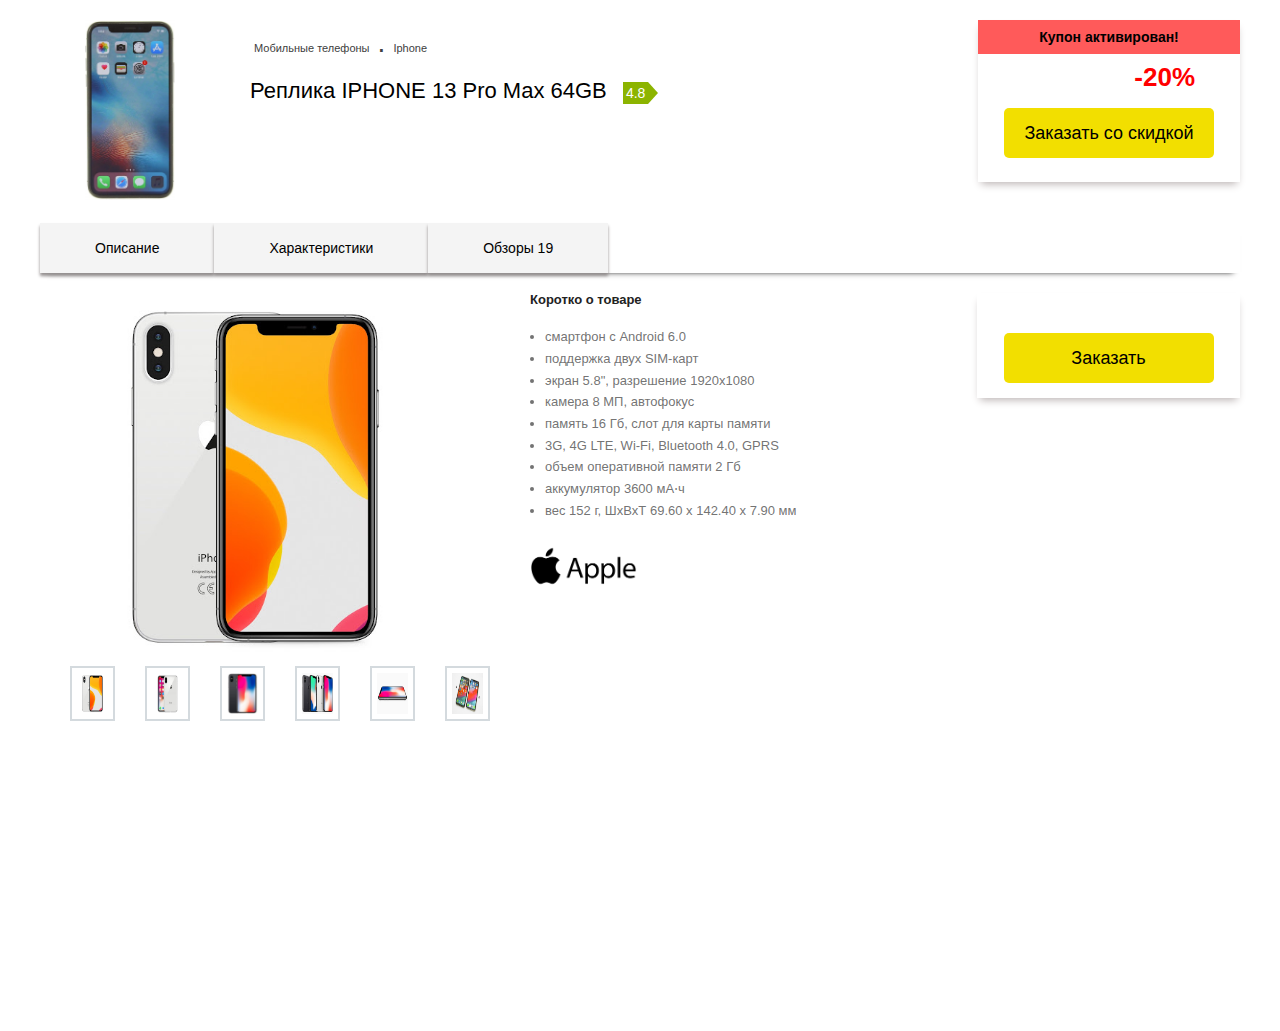
<file: prfcl-test/1) -  Сайт№1/index.html>
<!DOCTYPE html>
<html lang="ru">
<head>
  <meta charset="UTF-8">
  <meta name="viewport" content="width=device-width, initial-scale=1.0">
  <meta http-equiv="X-UA-Compatible" content="ie=edge">
  <title>Document</title>
  <link rel="stylesheet" href="css/reset.css">
    <link rel="stylesheet" href="css/style.css">
</head>
<body>
  <header class="header">
    <div class="container header-container">
      <div class="header__phone">
      <a href="#" class="header__phone-image">
        <img src="images/header-image.jpg" alt="IPHONE">
      </a>
      <div class="header__phone-info">
        <div class="header__overTile">
          <a href="#">Мобильные телефоны</a>
          <span>.</span>
          <a href="#">Iphone</a>
        </div>
        <h1 class="header__title"><a href="#">Реплика IPHONE 13 Pro Max 64GB <span>4.8</span></a></h1>
      </div>
    </div>
    <div class="header__coupon">
      <div class="header__coupon-head"><span>Купон активирован!</span></div>
      <div class="header__coupon-body">
        <span> -20% </span>
        <button class="myBtn">Заказать со скидкой</button>
      </div>
    </div>

    </div>
  </header>

  <main>
    <section class="product">
      <div class="container">
        <ul class="nav-menu">
          <li class="nav-menu__item navBtn1"> <a href="#">Описание</a> </li>
          <li class="nav-menu__item navBtn2"> <a href="#">Характеристики</a> </li>
          <li class="nav-menu__item navBtn3"> <a href="#">Обзоры 19</a> </li>
        </ul>
      </div>
      
        <div class="product__wrapper">

          <div class="container">
          <div class="product__description">       
            <div class="product__description-images">
              <img class="product-img" src="images/product-image.jpg" alt="iphone-X">
              <div class="product__description-sub-images">
                <img class="product-subImg" src="images/product-image.jpg" alt="iphone-X">
                <img class="product-subImg" src="images/product-subImage-1.jpg" alt="iphone-X">
                <img class="product-subImg" src="images/product-subImage-2.jpg" alt="iphone-X">
                <img class="product-subImg" src="images/product-subImage-3.jpg" alt="iphone-X">
                <img class="product-subImg" src="images/product-subImage-4.jpg" alt="iphone-X">
                <img class="product-subImg" src="images/product-subImage-5.jpg" alt="iphone-X">
              </div>
            </div>

            <div class="product__description-about">

              <h3>Коротко о товаре</h3>
            <ul>
              <li>смартфон с Android 6.0</li>
              <li>поддержка двух SIM-карт</li>
              <li>экран 5.8", разрешение 1920x1080</li>
              <li>камера 8 МП, автофокус</li>
              <li>память 16 Гб, слот для карты памяти</li>
              <li>3G, 4G LTE, Wi-Fi, Bluetooth 4.0, GPRS</li>
              <li>объем оперативной памяти 2 Гб</li>
              <li>аккумулятор 3600 мА⋅ч</li>
              <li>вес 152 г, ШxВxТ 69.60 x 142.40 x 7.90 мм</li>
            </ul>
            <img src="images/product__iphone-logo.png" alt="iphone-logo">
            </div>
                        
            <div class="product__description-orderBlock"><button class="myBtn">Заказать</button></div>
        </div>
        </div>

        <div class="container">
          <div class="product__specifications">

            <h2>Подробные характеристики</h2>

            <ul class="product__specifications-color">
              <li>Цвет<span class="line"></span>
                <span class="circle circle-1"></span>
                <span class="circle circle-2"></span>
                <span class="circle circle-3"></span>
                <span class="circle circle-4"></span>
              </li>
            </ul>

            <h3>Общие характеристики</h3>
            <ul class="product__specifications-info">
              <li>Тип<span class="line"></span>смартфон</li>
              <li>Версия ОС<span class="line"></span>Android 6.0</li>
              <li>Тип корпуса<span class="line"></span>моноблок</li>
              <li>Тип SIM-карты<span class="line"></span>nano SIM</li>
              <li>Количество SIM-карт<span class="line"></span>2</li>
              <li>Режим работы нескольких SIM-карт<span class="line"></span>попеременный</li>
              <li>Вес<span class="line"></span>152 г</li>
              <li>Размеры (ШxВxТ)<span class="line"></span>69.60 x 142.40 x 7.90 мм</li>
            </ul>

            <h3>Экран</h3>
            <ul class="product__specifications-info">
              <li>Тип экрана<span class="line"></span>цветной AMOLED, сенсорный</li>
              <li>Тип сенсорного экрана<span class="line"></span>мультитач, емкостный</li>
              <li>Диагональ<span class="line"></span>5.8 дюйм.</li>
              <li>Изогнутый экран<span class="line"></span>есть</li>
              <li>Размер изображения<span class="line"></span>1920x1080</li>
              <li>Соотношение сторон<span class="line"></span>18.5:9</li>
              <li>Автоматический поворот экрана<span class="line"></span>есть</li>
              <li>Устойчивое к царапинам стекло<span class="line"></span>есть</li>
            </ul>

            <h3>Звонки</h3>
            <ul class="product__specifications-info">
              <li>Световая индикация событий<span class="line"></span>есть</li>
            </ul>

            <h3>Мультимедийные возможности</h3>
            <ul class="product__specifications-info">
              <li>Тыловая фотокамера<span class="line"></span>8 МП</li>
              <li>Фотовспышка<span class="line"></span>тыльная, светодиодная</li>
              <li>Функции тыловой фотокамеры<span class="line"></span>автофокус, оптическая</li>
              <li>Запись видеороликов<span class="line"></span>есть</li>
              <li>Макс. разрешение видео<span class="line"></span>1920x1080</li>
              <li>Макс. частота кадров видео<span class="line"></span>30 кадров/с</li>
              <li>30 кадров/с<span class="line"></span>есть, 8 млн пикс.</li>
              <li>Аудио<span class="line"></span>AAC, AMR, MIDI, MP3, WAV, WMA</li>
              <li>Разъем для наушников<span class="line"></span>3.5 мм</li>
            </ul>

            <h3>Связь</h3>
            <ul class="product__specifications-info">
              <li>Стандарт<span class="line"></span>GSM 900/1800/1900, 3G, 4G LTE, LTE-A Cat. 16, VoLTE</li>
              <li>Интерфейсы<span class="line"></span>USB, Wi-Fi, Bluetooth 4.0</li>
              <li>Спутниковая навигация<span class="line"></span>GPS-приемник</li>
              <li>Cистема A-GPS<span class="line"></span>есть</li>
            </ul>

            <h3>Память и процессор</h3>
            <ul class="product__specifications-info">
              <li>Процессор<span class="line"></span>Процессор A9 4-х ядерные 64-битный</li>
              <li>Количество ядер процессора<span class="line"></span>4</li>
              <li>Объем встроенной памяти<span class="line"></span>16 Гб</li>
              <li>Объем оперативной памяти<span class="line"></span>2 Гб</li>
              <li>Слот для карт памяти<span class="line"></span>есть, (совмещен со слотом для второй SIM-карты)</li>
            </ul>

            <h3>Питание</h3>
            <ul class="product__specifications-info">
              <li>Емкость аккумулятора<span class="line"></span>3600 мА⋅ч</li>
              <li>Аккумулятор<span class="line"></span>несъемный</li>
              <li>Время работы в режиме разговора<span class="line"></span>до 10 ч</li>
              <li>Время работы в режиме прослушивания аудио<span class="line"></span>до 12 ч</li>
              <li>Тип разъема для зарядки<span class="line"></span>USB</li>
            </ul>

            <h3>Другие функции</h3>
            <ul class="product__specifications-info">
              <li>Громкая связь (встроенный динамик)<span class="line"></span>есть</li>
              <li>Управление<span class="line"></span>голосовой набор, голосовое управление</li>
              <li>Режим полета<span class="line"></span>есть</li>
              <li>Датчики<span class="line"></span>Датчик направления, гироскоп, датчик приближения</li>
              <li>Фонарик<span class="line"></span>есть</li>
            </ul>

            <h3>Дополнительная информация</h3>
            <ul class="product__specifications-info">
              <li>Оценка <a href="#">Роскачества</a><span class="line"></span><a href="#">4.5</a></li>
              <li>Поддержка RAW<span class="line"></span>есть</li>
              <li>Комплектация<span class="line"></span>коробка, наушники, usb - кабель, зарядное устройство, скрепка для сим-карт, краткое описание аппарата.</li>
              <li>Дата анонсирования<span class="line"></span>2017-03-29</li>
              <li>Дата начала продаж<span class="line"></span> 2017-04-21</li>
            </ul>
          </div>
        </div>

          <div class="product__reviews">
            <div class="container">
              <h2>Видеообзоры</h2>

              <div class="videos__wrapper">			
                    <div class="items__body">

                      <div class="item">
                        <div class="item__video">
                          <iframe src="https://www.youtube.com/embed/SdzCuiqbBxc" title="YouTube video player" frameborder="0" allow="accelerometer; autoplay; clipboard-write; encrypted-media; gyroscope; picture-in-picture" allowfullscreen></iframe>
                        </div>
                      </div>
                      <div class="item">
                        <div class="item__video">
                          <iframe src="https://www.youtube.com/embed/dd3UrYrzYzY" title="YouTube video player" frameborder="0" allow="accelerometer; autoplay; clipboard-write; encrypted-media; gyroscope; picture-in-picture" allowfullscreen></iframe>
                        </div>
                      </div>         
                      
                    </div>

                    <div class="items__body">
                      
                      <div class="item">
                        <div class="item__video">
                          <iframe src="https://www.youtube.com/embed/_DhCa1u1uus" title="YouTube video player" frameborder="0" allow="accelerometer; autoplay; clipboard-write; encrypted-media; gyroscope; picture-in-picture" allowfullscreen></iframe>
                        </div>
                      </div>
                      <div class="item">
                        <div class="item__video">
                          <iframe src="https://www.youtube.com/embed/IqH9C2a4QNs" title="YouTube video player" frameborder="0" allow="accelerometer; autoplay; clipboard-write; encrypted-media; gyroscope; picture-in-picture" allowfullscreen></iframe>
                        </div>
                      </div>
                    </div>          
              </div>

              <h3>Обзоры</h3>
              <ul class="product__reviews-list">
                <li><span>1</span>
                   <a class="product__reviews-link" href="#">Смартфон Samsung Galaxy S8+</a>
                   <a class="product__reviews-sublink" href="http://www.ixbt.com/mobile/samsung-galaxy-s8-plus.shtml">http://www.ixbt.com/mobile/samsung-galaxy-s8-plus.shtml</a>
                </li>
                <li><span>2</span>
                   <a class="product__reviews-link" href="#">Видеообзор: сравнение смартфонов Samsung Galaxy S8+ и Galaxy S7 Edge</a>
                   <a class="product__reviews-sublink" href="http://www.ixbt.com/mobile/samsung-galaxy-s8plus-vs-galaxy-s7edge.shtml">http://www.ixbt.com/mobile/samsung-galaxy-s8plus-vs-galaxy-s7edge.shtml</a>
                </li>
                <li><span>3</span>
                   <a class="product__reviews-link" href="#">Смартфон Samsung Galaxy S8+</a>
                   <a class="product__reviews-sublink" href="http://www.exler.ru/expromt/16-08-2017.htm">http://www.exler.ru/expromt/16-08-2017.htm</a>
                </li>
                <li><span>4</span>
                   <a class="product__reviews-link" href="#">Обзор android-смартфона Samsung Galaxy S8+ на Snapdragon 835 и с 6 ГБ ОЗУ</a>
                   <a class="product__reviews-sublink" href="http://www.overclockers.ru/lab/85025/obzor-android-smartfona-samsung-galaxy-s8-na-snapdragon-835-i-s-6-gb-ozu.html">http://www.overclockers.ru/lab/85025/obzor-android-smartfona-samsung-galaxy-s8-na-snapdragon-835-i-s-6-gb-ozu.html</a>
                </li>
                <li><span>5</span>
                   <a class="product__reviews-link" href="#">Обзор Samsung Galaxy S8+ в играх: тест в разных разрешениях</a>
                   <a class="product__reviews-sublink" href="http://mobiltelefon.ru/post_1493653337.html">http://mobiltelefon.ru/post_1493653337.html</a>
                </li>
                <li><span>6</span>
                   <a class="product__reviews-link" href="#">Обзор Samsung Galaxy S8+: неудобный, но красивый (часть 1)</a>
                   <a class="product__reviews-sublink" href="http://mobiltelefon.ru/post_1496469102.html">http://mobiltelefon.ru/post_1496469102.html</a>
                </li>
                <li><span>7</span>
                   <a class="product__reviews-link" href="#">Обзор Samsung Galaxy S8+: новая эра смартфонов</a>
                   <a class="product__reviews-sublink" href="http://4pda.ru/2017/04/25/340825/">http://4pda.ru/2017/04/25/340825/</a>
                </li>
                <li><span>8</span>
                   <a class="product__reviews-link" href="#">Обзор и тестирование Samsung Galaxy S8+</a>
                   <a class="product__reviews-sublink" href="http://i2hard.ru/reviews/obzor-i-testirovanie-samsung-galaxy-s8+.html">http://i2hard.ru/reviews/obzor-i-testirovanie-samsung-galaxy-s8+.html</a>
                </li>
                <li><span>9</span>
                   <a class="product__reviews-link" href="#">Обзор Samsung Galaxy S8+</a>
                   <a class="product__reviews-sublink" href="https://xdrv.ru/articles/mobile/433/1">https://xdrv.ru/articles/mobile/433/1</a>
                </li>
                <li><span>10</span>
                   <a class="product__reviews-link" href="#">Обзор смартфона Samsung Galaxy S8+. Что не так с новым корейским флагманом?</a>
                   <a class="product__reviews-sublink" href="http://www.3dnews.ru/951133">http://www.3dnews.ru/951133</a>
                </li>
                <li><span>11</span>
                   <a class="product__reviews-link" href="#">Обзор Samsung Galaxy S8+: за пределами бесконечности</a>
                   <a class="product__reviews-sublink" href="http://gagadget.com/26602-obzor-samsung-galaxy-s8-za-predelami-beskonechnosti/">http://gagadget.com/26602-obzor-samsung-galaxy-s8-za-predelami-beskonechnosti/</a>
                </li>
                <li><span>12</span>
                   <a class="product__reviews-link" href="#">Обзор Samsung Galaxy S8+ (G-955F), 6,2 дюйма</a>
                   <a class="product__reviews-sublink" href="http://arstayl.ru/2017/06/03/obzor-samsung-galaxy-s8/">http://arstayl.ru/2017/06/03/obzor-samsung-galaxy-s8/</a>
                </li>
                <li><span>13</span>
                   <a class="product__reviews-link" href="#">Обзор Samsung Galaxy S8 Plus: Что может быть лучше?</a>
                   <a class="product__reviews-sublink" href="http://najdiigru.ru/hardware/obzory-hardware/obzor-samsung-galaxy-s8-plus-chto-mozhet-byt-luchshe.html">http://najdiigru.ru/hardware/obzory-hardware/obzor-samsung-galaxy-s8-plus-chto-mozhet-byt-luchshe.html</a>
                </li>
                <li><span>14</span>
                   <a class="product__reviews-link" href="#">Смартфон Samsung Galaxy S8+</a>
                   <a class="product__reviews-sublink" href="http://www.ixbt.com/mobile/samsung-galaxy-s8-plus.shtml">http://www.ixbt.com/mobile/samsung-galaxy-s8-plus.shtml</a>
                </li>
                <li><span>15</span>
                   <a class="product__reviews-link" href="#">Настоящие произведения искусства: обзор Samsung Galaxy S8 и Galaxy S8+</a>
                   <a class="product__reviews-sublink" href="https://42.tut.by/540459">https://42.tut.by/540459</a>
                </li>
                <li><span>16</span>
                   <a class="product__reviews-link" href="#">Обзор смартфона Samsung Galaxy S8+ (Plus, SM-G955F)+</a>
                   <a class="product__reviews-sublink" href="https://www.notebookcheck-ru.com/Obzor-smartfona-Samsung-Galaxy-S8-Plus-SM-G955F.213520.0.html">https://www.notebookcheck-ru.com/Obzor-smartfona-Samsung-Galaxy-S8-Plus-SM-G955F.213520.0.html</a>
                </li>
                <li><span>17</span>
                   <a class="product__reviews-link" href="#">Впечатления от Samsung Galaxy S8 Plus. Часть 1</a>
                   <a class="product__reviews-sublink" href="http://chudo.tech/2017/05/02/obzor-samsung-galaxys8/">http://chudo.tech/2017/05/02/obzor-samsung-galaxys8/</a>
                </li>
                <li><span>18</span>
                   <a class="product__reviews-link" href="#">Самый красивый смартфон из тех, что мы видели: обзор Samsung Galaxy S8+</a>
                   <a class="product__reviews-sublink" href="https://hi-tech.mail.ru/review/galaxy-s8-plus-review/?without_catalog=1">https://hi-tech.mail.ru/review/galaxy-s8-plus-review/?without_catalog=1</a>
                </li>
                <li><span>19</span>
                   <a class="product__reviews-link" href="#">Смартфон Samsung Galaxy S8+: Обзор</a>
                   <a class="product__reviews-sublink" href="https://product-test.ru/smartfony/samsung-galaxy-s8-plus/obzor">https://product-test.ru/smartfony/samsung-galaxy-s8-plus/obzor</a>
                </li>
              </ul>            
              
            </div>
            <div class="product__reviews-footer">
                <p>ООО "ИНТЕРНЕТ ТОРГОВЛЯ" ОГРН: 5137746174242 ИНН: 7726736185</p>
                <p>117105, ГОРОД МОСКВА, ШОССЕ ВАРШАВСКОЕ, ДОМ 1, СТРОЕНИЕ 1-2, ОФИС 350</p>
                <p><a href="#">Политика конфиденциальности</a></p>
              </div>
          </div>
        </div>
 
    </section>
  </main>


  <div class="modal" >
    <div class="modal-content">
      <span class="close"> &times; </span>
      <form action="/order" class="al-form" method="post">
          <select name="country" class="al-country" style="display:none;"></select>
         <input type="text" name="name" placeholder="Имя*">
         <input type="text" name="phone" placeholder="телефон*">
         <span class="main-check"> <span class="text"> Цвет товара: </span>
            <label>
              <input type="radio" name="color" value="голубой">
             <span class="checkmark chcol-1"></span>
           </label>
            <label>
              <input type="radio" name="color" value="жёлтый">
              <span class="checkmark chcol-2"></span>
            </label>
           <label>
              <input type="radio" name="color" value="фиолетовый">
              <span class="checkmark chcol-3"></span>
           </label>
           <label>
             <input type="radio" name="color" value="чёрный">
             <span class="checkmark chcol-4"></span>
           </label>
           </span>
           <input type="hidden" name="address" value="КУПОН - Цвет: не выбран">
           <button>купить</button>
      </form>

    </div>
  </div>
  
  
  
  
  




  <script src="https://ajax.googleapis.com/ajax/libs/jquery/3.4.1/jquery.min.js"></script>
  <script src="js/main.js"></script>

  
</body>
</html>
</file>
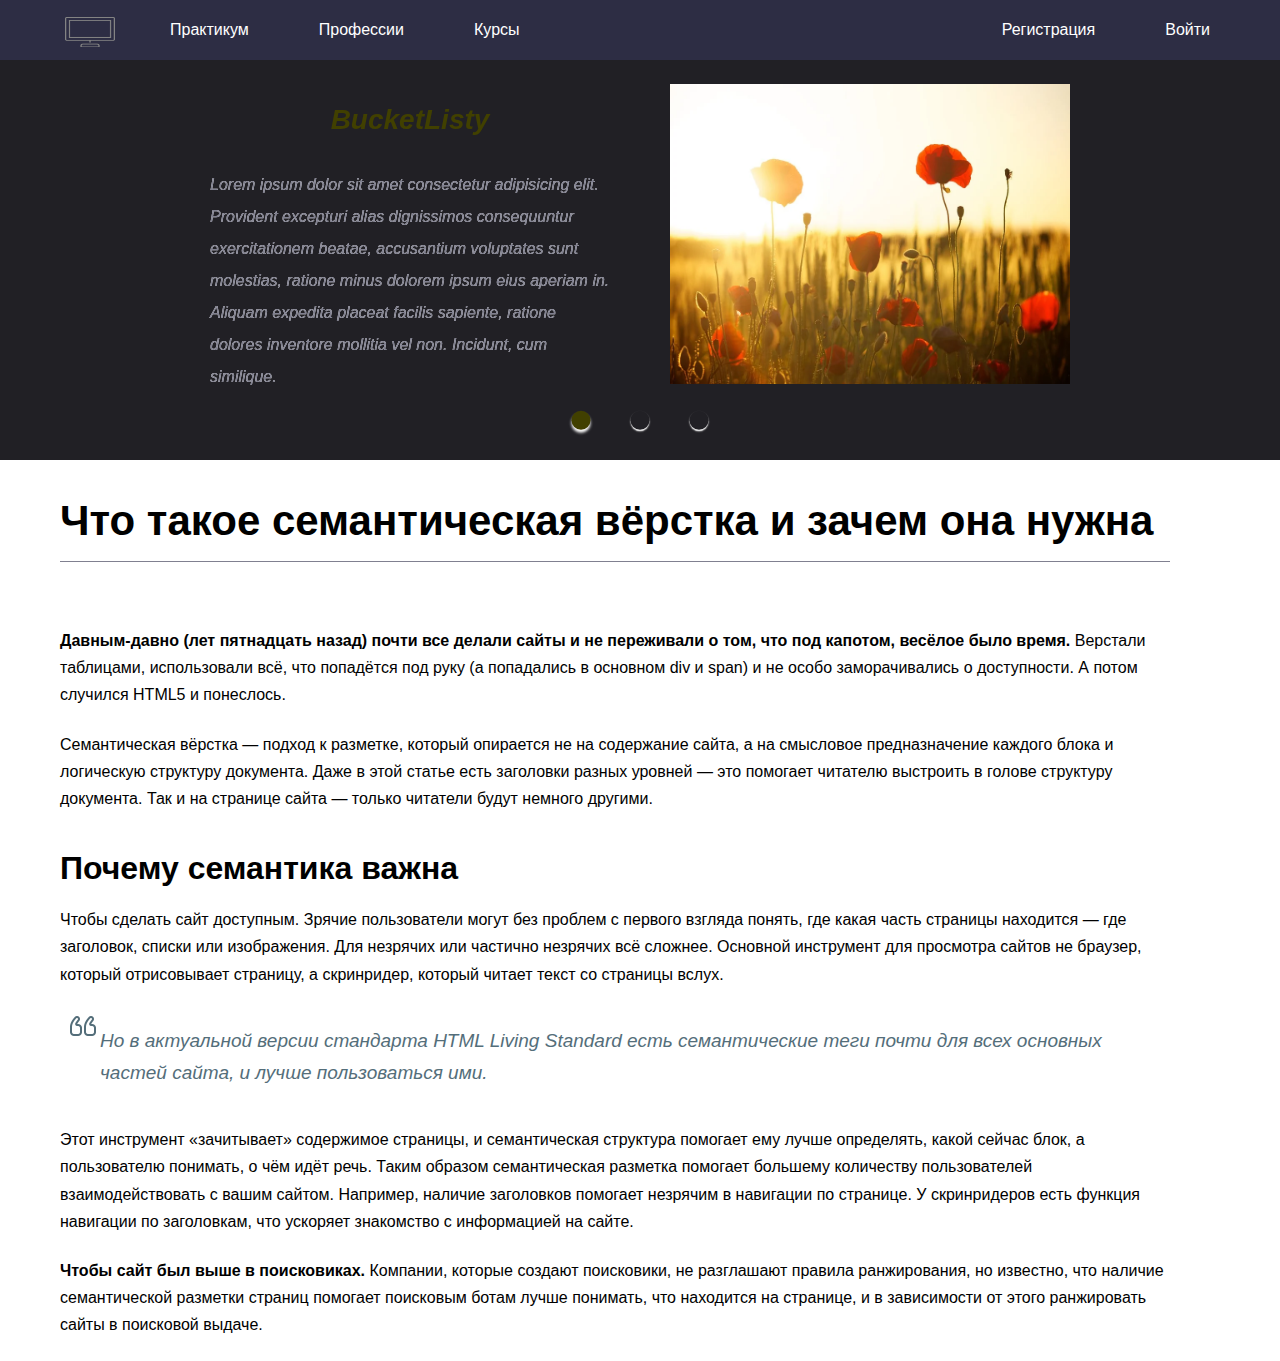
<file: prfcl-test/1.) - Сайт №2/index.html>
<!DOCTYPE html>
<html lang="ru">
<head>
  <meta charset="UTF-8">
  <meta name="viewport" content="width=device-width, initial-scale=1.0">
  <meta http-equiv="X-UA-Compatible" content="ie=edge">
  <title>Document</title>
  <link rel="stylesheet" href="css/reset.css">
  <link rel="stylesheet" href="css/slick.css">
  <link rel="stylesheet" href="css/style.css">
</head>
<body>
  <header class="header">
      <div class="container container-header__top">
      <a href="#" class="header__logo">
        <img src="images/header-logo.png" width="50" height="30" alt="logo">
      </a>   
         
        <button class="menu-btn">
            <span></span>
            <span></span>
            <span></span>
        </button>

      <div class="menu__nav">
        
        <ul class="menu__nav-list">
            <li>
              <a href="#">Практикум</a>
              <ul>
                <li> <a href="#">Тренажёры</a> </li>
                <li> <a href="#">Профессиональные навыки</a> </li>
                <li> <a href="#">Проекты для практики</a> </li>
              </ul>
            </li>
            <li>
              <a href="#">Профессии</a>
              <ul>
                <li> <a href="#">Фронтенд-разработчик</a> </li>
                <li> <a href="#">React-разработчик</a> </li>
                <li> <a href="#">Фулстек-разработчик</a> </li>
                <li> <a href="#">Бэкенд-разработчик</a> </li>
              </ul>
            </li>
            <li>
              <a href="#">Курсы</a>
              <ul>
                <li> <a href="#">HTML и CSS. Профессиональная вёрстка сайтов</a> </li>
                <li> <a href="#" class="border-link">HTML и CSS. Адаптивная вёрстка и автоматизация</a> </li>
                <li> <a href="#" class="border-sublick">JavaScript. Профессиональная разработка веб-интерфейсов</a> </li>
                <li> <a href="#">JavaScript. Архитектура клиентских приложений</a> </li>
                <li> <a href="#" class="border-link">React. Разработка сложных клиентских приложений</a> </li>
                <li> <a href="#" class="border-sublick">PHP. Профессиональная веб-разработка</a> </li>
                <li> <a href="#" class="border-link">PHP и Yii. Архитектура сложных веб-сервисов</a> </li>
                <li> <a href="#" class="border-sublick">Node.js. Разработка серверов приложений и API</a> </li>
                <li> <a href="#">Анимация для фронтендеров</a> </li>
                <li> <a href="#">Вёрстка email-рассылок</a> </li>
                <li> <a href="#">Vue.js. Разработка клиентских приложений</a> </li>
                <li> <a href="#">Регулярные выражения для фронтендеров</a> </li>
                <li> <a href="#">Шаблонизаторы HTML</a> </li>
                <li> <a href="#">Алгоритмы и структуры данных</a> </li>
              </ul>
            </li>
        </ul>

        <ul class="menu__nav-list">
          <li> <a href="#">Регистрация</a> </li>
          <li> <a href="#">Войти</a> </li>
        </ul>

        <div class="mobMenu">

          <div class="mobMenu__item">
            <a class="mobMenu__item-title" href="#">Практикум</a>
            <ul>
              <li><a href="#">Тренажёры</a></li>
              <li><a href="#">Профессиональные навыки</a></li>
              <li><a href="#">Проекты для практики</a></li>
            </ul>            
          </div>

          <div class="mobMenu__item">
            <a class="mobMenu__item-title" href="#">Профессии</a>
            <ul>
              <li><a href="#">Фронтенд-разработчик</a></li>
              <li><a href="#">React-разработчик</a></li>
              <li><a href="#">Фулстек-разработчик</a></li>
              <li><a href="#">Бэкенд-разработчик</a></li>
            </ul>            
          </div>

          <div class="mobMenu__item">
            <a class="mobMenu__item-title" href="#">Курсы</a>
            <ul>
              <li><a href="#">HTML и CSS. Профессиональная вёрстка сайтов</a></li>
              <li><a href="#">HTML и CSS. Адаптивная вёрстка и автоматизация</a></li>
              <li><a href="#">JavaScript. Профессиональная разработка веб-интерфейсов</a></li>
              <li><a href="#">JavaScript. Архитектура клиентских приложений</a></li>
              <li><a href="#">React. Разработка сложных клиентских приложений</a></li>
              <li><a href="#">PHP. Профессиональная веб-разработка</a></li>
              <li><a href="#">PHP и Yii. Архитектура сложных веб-сервисов</a></li>
              <li><a href="#">Node.js. Разработка серверов приложений и API</a></li>
              <li><a href="#">Анимация для фронтендеров</a></li>
              <li><a href="#">Вёрстка email-рассылок</a></li>
              <li><a href="#">Vue.js. Разработка клиентских приложений</a></li>
              <li><a href="#">Регулярные выражения для фронтендеров</a></li>
              <li><a href="#">Шаблонизаторы HTML</a></li>
              <li><a href="#">Алгоритмы и структуры данных</a></li>
            </ul>
          </div>

          
          <div class="mobMenu__item"> <a class="mobMenu__item-userlink" href="#">Регистрация</a> </div>
          <div class="mobMenu__item"> <a class="mobMenu__item-userlink" href="#">Войти</a> </div>
        </div>

      </div>
    </div>   
    
    <div class="slider">
      <div class="container">
      <div class="slider__box">
         <div class="slider__box-item">
           <div class="slider__text">
             <h2>BucketListy</h2>
             <p>Lorem ipsum dolor sit amet consectetur adipisicing elit. Provident excepturi alias dignissimos consequuntur exercitationem beatae, accusantium voluptates sunt molestias, ratione minus dolorem ipsum eius aperiam in. Aliquam expedita placeat facilis sapiente, ratione dolores inventore mollitia vel non. Incidunt, cum similique.</p>
           </div>
           <img src="images/slider-1.jpg" alt="" class="slider__box-img">
         </div>
         <div class="slider__box-item">
          <div class="slider__text">
            <h2>SomeTitle</h2>
            <p>Lorem ipsum dolor sit amet consectetur adipisicing elit. Provident excepturi alias dignissimos consequuntur exercitationem beatae, accusantium voluptates sunt molestias, ratione minus dolorem ipsum eius aperiam in. Aliquam expedita placeat facilis sapiente, ratione dolores inventore mollitia vel non. Incidunt, cum similique.</p>
          </div>
           <img src="images/slider-2.jpg" alt="" class="slider__box-img">
         </div>
        <div class="slider__box-item">
          <div class="slider__text">
            <h2>SomethingElse</h2>
            <p>Lorem ipsum dolor sit amet consectetur adipisicing elit. Provident excepturi alias dignissimos consequuntur exercitationem beatae, accusantium voluptates sunt molestias, ratione minus dolorem ipsum eius aperiam in. Aliquam expedita placeat facilis sapiente, ratione dolores inventore mollitia vel non. Incidunt, cum similique.</p>
          </div>
          <img src="images/slider-3.jpg" alt="" class="slider__box-img">
        </div>
      </div>
     </div>
     </div>
  </header> 

  <main>
    <div class="container container-content">
      <div class="content">
        <h1 class="content__title">Что такое семантическая вёрстка и зачем она нужна</h1>
        <p class="content__text"><b>Давным-давно (лет пятнадцать назад) почти все делали сайты и не переживали о том, что под капотом, весёлое было время.</b> Верстали таблицами, использовали всё, что попадётся под руку (а попадались в основном div и span) и не особо заморачивались о доступности. А потом случился HTML5 и понеслось.</p>
        <p class="content__text">Семантическая вёрстка — подход к разметке, который опирается не на содержание сайта, а на смысловое предназначение каждого блока и логическую структуру документа. Даже в этой статье есть заголовки разных уровней — это помогает читателю выстроить в голове структуру документа. Так и на странице сайта — только читатели будут немного другими.</p>
        <h2>Почему семантика важна</h2>
        <p class="content__text">Чтобы сделать сайт доступным. Зрячие пользователи могут без проблем с первого взгляда понять, где какая часть страницы находится — где заголовок, списки или изображения. Для незрячих или частично незрячих всё сложнее. Основной инструмент для просмотра сайтов не браузер, который отрисовывает страницу, а скринридер, который читает текст со страницы вслух.</p>
        <p class="content__text content__quote"> <q>Но в актуальной версии стандарта HTML Living Standard есть семантические теги почти для всех основных частей сайта, и лучше пользоваться ими.</q></p>
        <p class="content__text">Этот инструмент «зачитывает» содержимое страницы, и семантическая структура помогает ему лучше определять, какой сейчас блок, а пользователю понимать, о чём идёт речь. Таким образом семантическая разметка помогает большему количеству пользователей взаимодействовать с вашим сайтом. Например, наличие заголовков помогает незрячим в навигации по странице. У скринридеров есть функция навигации по заголовкам, что ускоряет знакомство с информацией на сайте.</p>
        <p class="content__text"><b>Чтобы сайт был выше в поисковиках.</b> Компании, которые создают поисковики, не разглашают правила ранжирования, но известно, что наличие семантической разметки страниц помогает поисковым ботам лучше понимать, что находится на странице, и в зависимости от этого ранжировать сайты в поисковой выдаче.</p>
      
      </div>
      <div class="popular">
        <h3 class="popular__title">популярное</h3>
        <a class="popular__item" href="#">
          <img src="images/polular-1.jpg" alt="">
          <span class="popular__item-name">10 лучших запаведников</span>
          <span class="popular__item-date">10 января 2020</span>
        </a>
        <a class="popular__item" href="#">
          <img src="images/polular-2.jpg" alt="">
          <span class="popular__item-name">Куда отправиться в путь?</span>
          <span class="popular__item-date">5 марта 2020</span>
        </a>
        <a class="popular__item" href="#">
          <img src="images/polular-3.jpg" alt="">
          <span class="popular__item-name">Мечты сбываются</span>
          <span class="popular__item-date">4 декабря 2021</span>
        </a>
        <a class="popular__item" href="#">
          <img src="images/polular-4.jpg" alt="">
          <span class="popular__item-name">Рецепты для здоровья</span>
          <span class="popular__item-date">6 июня 2021</span>
        </a>
        <a class="popular__item" href="#">
          <img src="images/polular-5.jpg" alt="">
          <span class="popular__item-name">Витамины в зимнее время</span>
          <span class="popular__item-date">3 февраля 2021</span>
        </a>
        <a class="popular__item" href="#">
          <img src="images/polular-6.jpg" alt="">
          <span class="popular__item-name">Планы на лето</span>
          <span class="popular__item-date">1 мая 2020 </span>
        </a>
      </div>

    </div>
  </main>
  




  <script src="https://ajax.googleapis.com/ajax/libs/jquery/3.4.1/jquery.min.js"></script>
  <script src="js/slick.min.js"></script>
  <script src="js/main.js"></script>
</body>
</html>
</file>
<file: prfcl-test/1) -  Сайт№1/css/style.css>
html {
  -webkit-box-sizing: border-box;
          box-sizing: border-box;
  scroll-behavior: smooth;
}

*,
*::before,
*::after {
  -webkit-box-sizing: inherit;
          box-sizing: inherit;
}

a {
  text-decoration: none;
  color: inherit;
}

ul,
li {
  list-style: none;
  margin: 0;
  padding: 0;
}

h1,
h2,
h3,
h4,
h5,
h6 {
  margin: 0;
  font-size: inherit;
}

body {
  min-width: 320px;
  overflow-x: hidden;
  position: relative;
  font-family: sans-serif;
}

.container {
  max-width: 1220px;
  padding: 0 10px;
  margin: 0 auto;
}

.header-container {
  display: -webkit-box;
  display: -ms-flexbox;
  display: flex;
  -webkit-box-pack: justify;
      -ms-flex-pack: justify;
          justify-content: space-between;
}

.header {
  padding: 20px 0;
}
.header__phone {
  display: -webkit-box;
  display: -ms-flexbox;
  display: flex;
}
.header__phone-image img {
  width: 90px;
  margin: 0 68px 0 45px;
}
.header__phone-info {
  margin-left: 7px;
  padding-top: 9px;
}
.header__phone-info a:hover {
  color: #ff0000;
  -webkit-transition: all 0.3s;
  transition: all 0.3s;
}
.header__overTile {
  font-size: 11px;
  color: #404040;
  margin-bottom: 23px;
  padding-left: 4px;
}
.header__overTile span {
  font-size: 28px;
  display: inline-block;
  margin: 0 5px;
}
.header__title {
  font-size: 22px;
  font-weight: 400;
}
.header__title span {
  font-size: 14px;
  color: #fff;
  background: #8cb400;
  position: relative;
  padding: 3px;
  margin: 0 10px;
}
.header__title span::after {
  content: "";
  position: absolute;
  top: 0;
  left: 100%;
  border-top: 11px solid transparent;
  border-left: 10px solid #8cb400;
  border-bottom: 11px solid transparent;
}
.header__coupon {
  width: 262px;
  height: 162px;
  -webkit-box-shadow: 0 5px 8px -3px #bab2b2;
          box-shadow: 0 5px 8px -3px #bab2b2;
}
.header__coupon-head {
  height: 34px;
  background-color: #ff5a5a;
  font-size: 14px;
  font-weight: 600;
  text-align: center;
}
.header__coupon-head span {
  display: block;
  padding: 10px 0;
}
.header__coupon-body {
  position: relative;
}
.header__coupon-body span {
  position: absolute;
  color: red;
  font-size: 26px;
  font-weight: 600;
  right: 45px;
  bottom: 68px;
}
.header__coupon-body button {
  display: block;
  width: 210px;
  height: 50px;
  background: #f2df00;
  margin: 54px auto;
  border: none;
  border-radius: 5px;
  font-size: 18px;
}

.nav-menu {
  display: -webkit-box;
  display: -ms-flexbox;
  display: flex;
  font-size: 14px;
  -webkit-box-shadow: 0 6px 6px -7px;
          box-shadow: 0 6px 6px -7px;
}
.nav-menu__item {
  padding: 18px 55px;
  background: #f4f4f4;
  -webkit-box-shadow: 0px 3px 3px #969191;
          box-shadow: 0px 3px 3px #969191;
}
.nav-menu__item:hover {
  cursor: pointer;
}
.nav-menu__item--active {
  background: white !important;
  border-bottom: 3px solid #f2df00 !important;
}

.product {
  padding-bottom: 10px;
}
.product__description {
  margin-bottom: 300px;
  margin-top: 20px;
  display: -webkit-box;
  display: -ms-flexbox;
  display: flex;
}
.product__description-images img {
  width: 370px;
  margin-left: 30px;
}
.product__description-sub-images {
  display: -webkit-box;
  display: -ms-flexbox;
  display: flex;
  width: 490px;
}
.product__description-sub-images img {
  width: 45px;
  height: 55px;
  cursor: pointer;
  border: 2px solid #d4dade;
  padding: 5px;
}
.product__description-about {
  font-size: 13px;
}
.product__description-about h3 {
  color: #222222;
  margin-bottom: 20px;
}
.product__description-about ul {
  padding-left: 15px;
  line-height: 1.67;
}
.product__description-about li {
  color: #6b6b6bf2;
  list-style: disc;
}
.product__description-about img {
  width: 107px;
  padding-top: 14px;
}
.product__description-orderBlock {
  width: 263px;
  height: 105px;
  -webkit-box-shadow: 0 5px 8px -3px #bab2b2;
          box-shadow: 0 5px 8px -3px #bab2b2;
  margin-left: auto;
  text-transform: uppercase;
  font-size: 18px;
}
.product__description-orderBlock button {
  display: block;
  width: 210px;
  height: 50px;
  background: #f2df00;
  margin: 40px auto;
  border: none;
  border-radius: 5px;
  font-size: 18px;
}
.product .line {
  width: 20%;
  border: 1px dashed #cbcbcb;
  display: inline-block;
}
.product .circle {
  width: 10px;
  height: 10px;
  display: inline-block;
  border-radius: 50px;
  margin: 0 3px;
}
.product .circle-1 {
  background-color: #42aaff;
}
.product .circle-2 {
  background-color: #FFD700;
}
.product .circle-3 {
  background-color: #8b00ff;
}
.product .circle-4 {
  background-color: #000000;
}
.product__specifications {
  display: none;
}
.product__specifications h2 {
  font-weight: 400;
  color: #333333;
  font-size: 22px;
  margin: 87px 0 80px;
  position: relative;
}
.product__specifications h2::after {
  position: absolute;
  content: "";
  height: 1px;
  width: 100%;
  background: #cbcbcb;
  bottom: -34px;
  left: 0;
}
.product__specifications h3 {
  color: #000000;
  font-weight: 500;
  font-size: 18px;
  margin: 42px 0 22px;
}
.product__specifications li {
  color: #333333;
  font-size: 15px;
}
.product__specifications ul li:not(:last-child) {
  margin-bottom: 15px;
}
.product__specifications li a {
  color: #337ab7;
}
.product__specifications li a:hover {
  color: #ff0000;
  -webkit-transition: all 0.3s;
  transition: all 0.3s;
}
.product__reviews {
  display: none;
}
.product__reviews h2, .product__reviews h3 {
  color: #333333;
  font-size: 22px;
  font-weight: 400;
  position: relative;
  margin: 44px 0 72px 0;
}
.product__reviews h2::after, .product__reviews h3::after {
  content: "";
  position: absolute;
  height: 0.5px;
  width: 100%;
  background: #cbcbcb;
  left: 0;
  bottom: -32px;
}
.product__reviews h3 {
  margin-top: 0;
}
.product__reviews-list {
  margin-bottom: 30px;
}
.product__reviews-list li {
  margin-bottom: 20px;
  position: relative;
  padding-left: 38px;
}
.product__reviews-list li span {
  font-size: 16px;
  position: absolute;
  left: 0;
}
.product__reviews-list a {
  display: block;
}
.product__reviews-link {
  color: #3333cc;
  font-size: 16px;
  font-weight: 600;
  margin-bottom: 6px;
}
.product__reviews-sublink {
  color: #007700;
  font-size: 13px;
}
.product__reviews-footer {
  font-size: 14px;
  color: #333333;
}
.product__reviews-footer p {
  margin-bottom: 20px;
}
.product__reviews-footer a {
  color: #337ab7;
}

.videos__wrapper {
  min-height: 100vh;
  display: -webkit-box;
  display: -ms-flexbox;
  display: flex;
  -webkit-box-orient: vertical;
  -webkit-box-direction: normal;
      -ms-flex-direction: column;
          flex-direction: column;
}

.items__body {
  display: -ms-grid;
  display: grid;
  gap: 20px;
  grid-template-columns: repeat(auto-fit, minmax(290px, 1fr));
}

.item__video {
  position: relative;
  margin: 0px 0px 15px 0px;
  padding: 0px 0px 56% 0px;
}

.item__video iframe {
  -o-object-fit: cover;
     object-fit: cover;
  position: absolute;
  top: 0;
  left: 0;
  width: 100%;
  height: 100%;
}

.modal {
  display: none;
  position: fixed;
  z-index: 1;
  left: 0;
  top: 0;
  width: 100%;
  height: 100%;
  overflow: auto;
  background-color: rgba(0, 0, 0, 0.5);
  -webkit-transition: all 1s;
  transition: all 1s;
}

.modal-content {
  position: relative;
  width: 548px;
  height: 505px;
  background: #337ab7;
  -webkit-box-shadow: 0 5px 15px rgba(0, 0, 0, 0.5);
          box-shadow: 0 5px 15px rgba(0, 0, 0, 0.5);
  border-radius: 6px;
  margin: 0 auto;
  padding-top: 102px;
  margin-top: 32px;
}
.modal-content .close {
  position: absolute;
  top: 10px;
  right: 15px;
  font-weight: 600;
  font-size: 22px;
  color: #000;
  opacity: 0.2;
  cursor: pointer;
  text-shadow: 0 1px 0 #fff;
}
.modal-content .close:hover {
  opacity: 0.45;
}
.modal-content form {
  position: relative;
  width: 100%;
  height: 228px;
  display: -webkit-box;
  display: -ms-flexbox;
  display: flex;
  -webkit-box-orient: vertical;
  -webkit-box-direction: normal;
      -ms-flex-direction: column;
          flex-direction: column;
  -webkit-box-pack: center;
      -ms-flex-pack: center;
          justify-content: center;
  -webkit-box-align: center;
      -ms-flex-align: center;
          align-items: center;
}
.modal-content form input {
  width: 280px;
  height: 40px;
  display: block;
  border: none;
  margin-bottom: 28px;
  padding-left: 15px;
  font-size: 16.58px;
  background: #dcf0ff;
}
.modal-content form button {
  display: block;
  width: 315px;
  height: 40px;
  background: red;
  position: absolute;
  bottom: -70px;
  left: 50%;
  margin-right: -50%;
  -webkit-transform: translate(-50%, -50%);
          transform: translate(-50%, -50%);
  color: white;
  text-transform: uppercase;
  font-family: "HELVETIC", sans-serif;
  font-size: 22.07px;
  border: none;
}
.modal-content form .main-check {
  position: absolute;
  width: 200px;
  color: #333333;
  font-size: 14px;
  display: -webkit-box;
  display: -ms-flexbox;
  display: flex;
  bottom: 22px;
  right: 163px;
}
.modal-content form .main-check .text {
  display: block;
  padding-top: 5px;
  padding-right: 5px;
}
.modal-content form .main-check label {
  display: block;
  position: relative;
  cursor: pointer;
  font-size: 22px;
  -webkit-user-select: none;
     -moz-user-select: none;
      -ms-user-select: none;
          user-select: none;
}
.modal-content form .main-check label:hover input ~ .checkmark {
  background-color: #ccc;
}
.modal-content form .main-check label input:checked ~ .checkmark {
  background-color: #2196F3;
}
.modal-content form .main-check input {
  position: absolute;
  opacity: 0;
  cursor: pointer;
  height: 0;
  width: 0;
}
.modal-content form .main-check .checkmark {
  position: absolute;
  top: 0;
  left: 0;
  height: 20px;
  width: 20px;
  border-radius: 3px;
  border: 1px solid #cccccc;
}
.modal-content form .main-check .checkmark:after {
  content: "";
  position: absolute;
  display: none;
}
.modal-content form .main-check label input:checked ~ .checkmark:after {
  display: block;
}
.modal-content form .main-check label .checkmark:after {
  left: 7px;
  top: 1px;
  width: 5px;
  height: 14px;
  border: solid white;
  border-width: 0 2px 2px 0;
  -webkit-transform: rotate(45deg);
  transform: rotate(45deg);
}
.modal-content form .main-check .chcol-1 {
  background: #42aaff;
}
.modal-content form .main-check .chcol-2 {
  background: #ffd700;
  left: 25px;
}
.modal-content form .main-check .chcol-3 {
  background: #8b00ff;
  left: 50px;
}
.modal-content form .main-check .chcol-4 {
  background: #000;
  left: 75px;
}
</file>
<file: prfcl-test/1.) - Сайт №2/css/style.css>
html {
  -webkit-box-sizing: border-box;
          box-sizing: border-box;
  scroll-behavior: smooth;
}

*,
*::before,
*::after {
  -webkit-box-sizing: inherit;
          box-sizing: inherit;
}

a {
  text-decoration: none;
  color: inherit;
}

ul,
li {
  list-style: none;
  margin: 0;
  padding: 0;
}

h1,
h2,
h3,
h4,
h5,
h6 {
  margin: 0;
  font-size: inherit;
}

body {
  min-width: 320px;
  overflow-x: hidden;
  position: relative;
}

.container {
  max-width: 1220px;
  padding: 0 10px;
  margin: 0 auto;
}

body {
  font-family: "TTNormsPro-Light", Arial, sans-serif;
  font-weight: 300;
}

.content__quote, .slider {
  font-family: "TTNormsPro-LightItalic", Arial, sans-serif;
  font-weight: 300;
  font-style: italic;
}

@font-face {
  font-family: "TTNormsPro-Light", Arial, sans-serif;
  src: url(../fonts/TTNormsPro-Light.woff2) format("woff2"), url(../fonts/TTNormsPro-Light.woff) format("woff");
  font-weight: 300;
  font-size: normal;
  font-display: swap;
}
@font-face {
  font-family: "TTNormsPro-LightItalic", Arial, sans-serif;
  src: url(../fonts/TTNormsPro-LightItalic.woff2) format("woff2"), url(../fonts/TTNormsPro-LightItalic.woff) format("woff");
  font-weight: 300;
  font-size: normal;
  font-display: swap;
}
@font-face {
  font-family: "TTNormsPro-Regular", Arial, sans-serif;
  src: url(../fonts/TTNormsPro-Regular.woff2) format("woff2"), url(../fonts/TTNormsPro-Regular.woff) format("woff");
  font-weight: 400;
  font-size: normal;
  font-display: swap;
}
@font-face {
  font-family: "TTNormsPro-ExtraBold", Arial, sans-serif;
  src: url(../fonts/TTNormsPro-ExtraBold.woff2) format("woff2"), url(../fonts/TTNormsPro-ExtraBold.woff) format("woff");
  font-weight: 700;
  font-size: normal;
  font-display: swap;
}
.header {
  background-color: #2d2d44;
}
.header__logo {
  margin-right: 15px;
  padding-top: 6px;
  padding-left: 25px;
}

.container-header__top {
  display: -webkit-box;
  display: -ms-flexbox;
  display: flex;
  -webkit-box-align: center;
      -ms-flex-align: center;
          align-items: center;
  height: 60px;
  position: relative;
}

@media (min-width: 900px) {
  .menu__nav {
    width: 100%;
    display: -webkit-box;
    display: -ms-flexbox;
    display: flex;
    -webkit-box-pack: justify;
        -ms-flex-pack: justify;
            justify-content: space-between;
    /*sub menu*/
  }
  .menu__nav ul {
    display: -webkit-box;
    display: -ms-flexbox;
    display: flex;
  }
  .menu__nav ul li {
    position: relative;
  }
  .menu__nav ul li a {
    display: block;
    padding: 15px 30px 15px 40px;
    color: #fff;
    -webkit-transition: all 0.3s ease;
    transition: all 0.3s ease;
  }
  .menu__nav li a:hover {
    color: #808090;
    background-color: #414157;
    -webkit-transition: all 0.3s ease;
    transition: all 0.3s ease;
  }
  .menu__nav ul:nth-child(2) > li {
    width: auto;
  }
  .menu__nav li ul {
    position: absolute;
    width: 100%;
    display: none;
    left: 0;
    font-size: 14px;
  }
  .menu__nav li > ul li a {
    padding: 12px 18px;
    background-color: #414157;
    width: 350px;
  }
  .menu__nav li:nth-child(3) > ul li a {
    width: 450px;
  }
  .menu__nav .border-link {
    padding-bottom: 17px;
    position: relative;
  }
  .menu__nav .border-link::after {
    position: absolute;
    content: "";
    left: 17px;
    bottom: 0;
    height: 1px;
    width: 415px;
    background: #808090;
  }
  .menu__nav .border-sublick {
    padding-top: 22px;
  }
  .menu__nav li:hover > ul {
    display: block;
    z-index: 5;
  }
}
/* slider */
.slider {
  height: 400px;
  background-color: #212025;
  color: #fff;
  padding-top: 24px;
}
.slider__box {
  position: relative;
}
.slider .slider__box-item {
  margin: 0 auto;
  display: -webkit-box;
  display: -ms-flexbox;
  display: flex;
  -webkit-box-pack: center;
      -ms-flex-pack: center;
          justify-content: center;
}
.slider .slider__box-item img {
  width: 400px;
  height: 300px;
}
.slider__text {
  max-width: 400px;
  margin-right: 60px;
}
.slider__text h2 {
  color: #414000;
  font-size: 28px;
  text-align: center;
  margin-bottom: 35px;
  padding-top: 22px;
  font-weight: 600;
}
.slider__text p {
  text-shadow: 0px 0px 0.5px #fff;
  color: #808090;
  line-height: 2;
  font-size: 16px;
}

/*dots*/
.slick-dots {
  position: absolute;
  bottom: -48px;
  left: 50%;
  margin-right: -50%;
  -webkit-transform: translate(-50%, -50%);
          transform: translate(-50%, -50%);
}

.slick-dots li {
  display: inline-block;
  padding: 0 20px;
}

.slick-dots button {
  -webkit-transition: 0.5s;
  transition: 0.5s;
  padding: 0;
  font-size: 0;
  margin: 0;
  width: 19px;
  height: 19px;
  border-radius: 50%;
  border: none;
  background: inherit;
  cursor: pointer;
  -webkit-box-shadow: 0px 1.5px 1.5px #fff;
          box-shadow: 0px 1.5px 1.5px #fff;
}

.slick-active button {
  background: #414000;
  -webkit-box-shadow: 0px 3px 3px #fff;
          box-shadow: 0px 3px 3px #fff;
}

/*content block*/
.container-content {
  padding: 20px 0 80px;
  display: -webkit-box;
  display: -ms-flexbox;
  display: flex;
  -webkit-box-pack: justify;
      -ms-flex-pack: justify;
          justify-content: space-between;
}

.content {
  max-width: 900px;
  padding: 0 10px;
  margin-right: 60px;
}
.content__title {
  padding-top: 20px;
  font-size: 42px;
  margin-bottom: 85px;
  position: relative;
}
.content__title::after {
  content: "";
  position: absolute;
  left: 0;
  bottom: -20px;
  height: 1px;
  background-color: #808090;
  width: 100%;
}
.content h2 {
  font-size: 32px;
  margin-top: 40px;
  margin-bottom: 22px;
}
.content__text {
  line-height: 1.7;
  font-weight: 400;
  margin-bottom: 22px;
}
.content__quote {
  padding-left: 40px;
  margin-top: 37px;
  margin-bottom: 37px;
  font-size: 19px;
  color: #546e7a;
  position: relative;
}
.content__quote::after {
  position: absolute;
  content: url(../images/SVG/quote.png);
  left: 7px;
  top: -15px;
}

/*popular*/
.popular {
  padding-right: 10px;
  width: 300px;
}
.popular__item {
  position: relative;
}
.popular__item:hover .popular__item-name {
  color: crimson;
  -webkit-transition: 0.4s;
  transition: 0.4s;
}
.popular__item:hover img {
  -webkit-box-shadow: 0px 3px 3px #000;
          box-shadow: 0px 3px 3px #000;
  -webkit-transition: 0.3s;
  transition: 0.3s;
}
.popular img {
  width: 80px;
  display: block;
  margin-bottom: 25px;
}
.popular__title {
  padding-top: 115px;
  margin-bottom: 15px;
}
.popular span {
  position: absolute;
  width: 260px;
}
.popular__item-name {
  top: 1px;
  left: 90px;
  font-size: 14px;
  font-weight: 600;
}
.popular__item-date {
  top: 22px;
  left: 90px;
  font-size: 13px;
  color: #808090;
}
.popular__title {
  text-transform: uppercase;
}

/*FOR MOBILE*/
/*menu-nav*/
@media (max-width: 900px) {
  .menu__nav {
    width: 100%;
    position: absolute;
    top: 60px;
    left: 0;
    overflow: hidden;
    z-index: 30;
    background-color: #2d2d44;
    padding-bottom: 15px;
  }

  .menu__nav {
    -webkit-transform: translateX(-100%);
            transform: translateX(-100%);
    -webkit-transition: -webkit-transform 0.6s;
    transition: -webkit-transform 0.6s;
    transition: transform 0.6s;
    transition: transform 0.6s, -webkit-transform 0.6s;
  }

  .menu__nav.active {
    -webkit-transform: translateX(0);
            transform: translateX(0);
  }
}
.menu-btn {
  display: none;
  position: absolute;
  right: 20px;
  border: none;
  background: inherit;
  width: 50px;
  height: 50px;
  z-index: 30;
  overflow: hidden;
}

.menu-btn span {
  height: 3.5px;
  width: 21px;
  border-radius: 1px;
  position: absolute;
  top: 50%;
  left: 50%;
  -webkit-transform: translate(-50%, -50%);
          transform: translate(-50%, -50%);
  background-color: #fff;
  -webkit-transition: all 0.6s;
  transition: all 0.6s;
}

.menu-btn span:nth-of-type(2) {
  top: calc(50% - 7px);
}

.menu-btn span:nth-of-type(3) {
  top: calc(50% + 7px);
}

.menu-btn.active span:first-of-type {
  -webkit-transform: translateX(120%);
          transform: translateX(120%);
}

.menu-btn.active span:nth-of-type(2) {
  top: 50%;
  -webkit-transform: translate(-50%, -50%) rotate(45deg);
          transform: translate(-50%, -50%) rotate(45deg);
}

.menu-btn.active span:nth-of-type(3) {
  top: 50%;
  -webkit-transform: translate(-50%, -50%) rotate(-45deg);
          transform: translate(-50%, -50%) rotate(-45deg);
}

.mobMenu {
  display: none;
  padding-top: 30px;
}
.mobMenu__item {
  padding-left: 55px;
}
.mobMenu__item-title {
  display: block;
  color: #fff;
  font-size: 18px;
  margin-bottom: 30px;
}
.mobMenu ul {
  margin-bottom: 60px;
  position: relative;
  color: #808090;
  padding-right: 10px;
}
.mobMenu ul::after {
  position: absolute;
  content: "";
  bottom: -30px;
  left: 0;
  height: 1px;
  width: 96%;
  background-color: #808090;
}
.mobMenu ul li {
  margin-bottom: 20px;
}
.mobMenu ul li a:hover {
  color: #fff;
  -webkit-transition: all 0.4s;
  transition: all 0.4s;
}
.mobMenu__item-userlink {
  display: block;
  color: #fff;
  font-size: 16px;
  margin-bottom: 15px;
  line-height: 2;
}
.mobMenu__item-userlink:hover {
  color: #808090;
}

@media (max-width: 1280px) {
  .popular {
    display: none;
  }

  .content {
    max-width: 1280px;
    padding-right: 0;
    padding-left: 0;
  }

  .container-content {
    padding: 20px 20px 0px 30px;
    display: block;
  }
}
@media (max-width: 1060px) {
  .container-header__top > div > ul > li > a {
    font-size: 14px;
  }

  .slider .slider__box {
    padding-top: 18px;
  }

  .slider .slider__box-item img {
    width: 360px;
    height: 270px;
  }

  .slider__text h2 {
    font-size: 24px;
    margin-bottom: 25px;
  }
  .slider__text p {
    font-size: 15px;
  }

  .slick-dots {
    bottom: -60px;
  }

  .slick-dots button {
    width: 17px;
    height: 17px;
  }

  .content__title {
    font-size: 38px;
  }

  .container-content {
    padding: 20px 0px 0px 20px;
  }

  .popular {
    display: none;
  }
}
@media (max-width: 900px) {
  .menu-btn,
.menu__nav .mobMenu {
    display: block;
  }

  .menu__nav-list,
.slider {
    display: none;
  }
}
@media (max-width: 760px) {
  .container-content {
    padding: 0 15px;
  }

  .content {
    margin-right: 10px;
  }
  .content__title {
    margin: 25px 0 50px;
    padding-bottom: 25px;
    border-bottom: 1px solid #808090;
    padding-top: 0;
  }
  .content__title::after {
    display: none;
  }
  .content__title, .content h2 {
    font-size: 24px;
  }

  .content__text {
    line-height: 1.5;
  }

  .content__quote {
    font-size: 17px;
  }
}
@media (max-width: 400px) {
  .container-content {
    padding-left: 10px;
    padding-right: 0px;
  }
}
</file>
